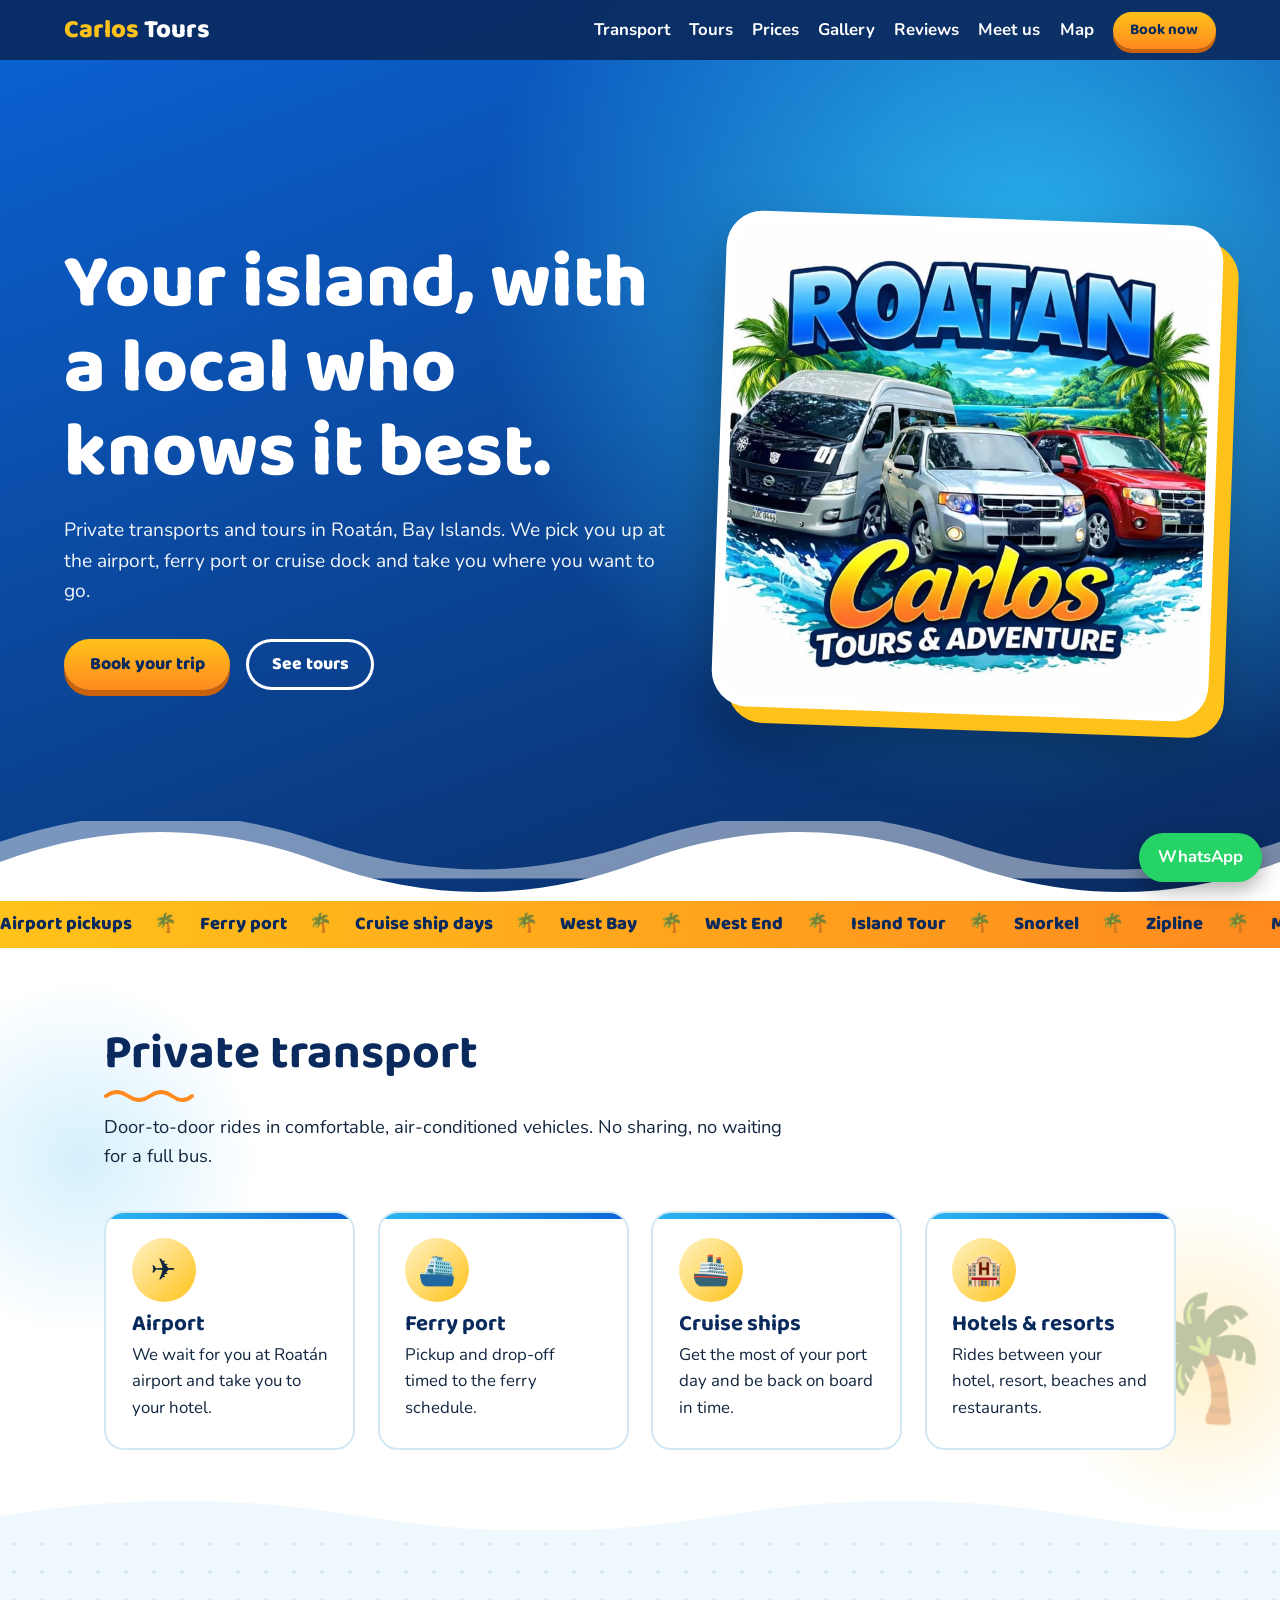
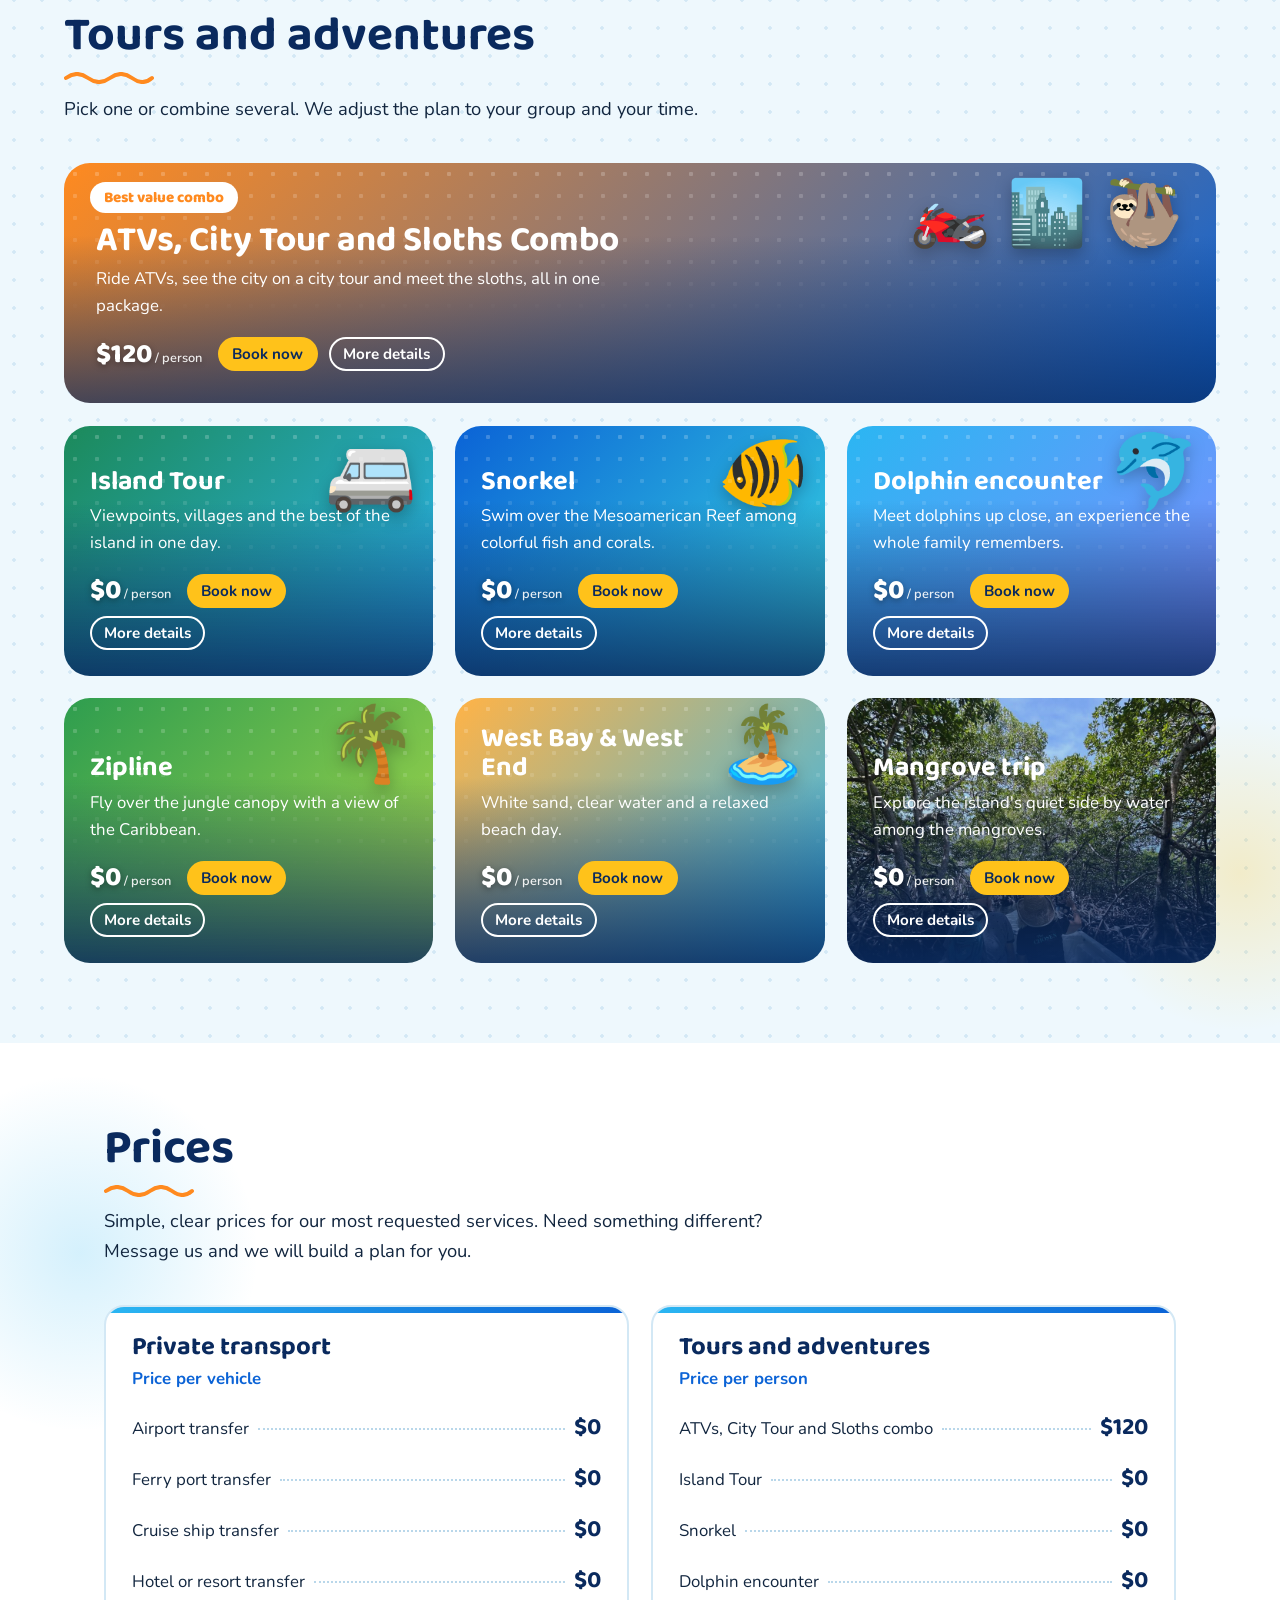
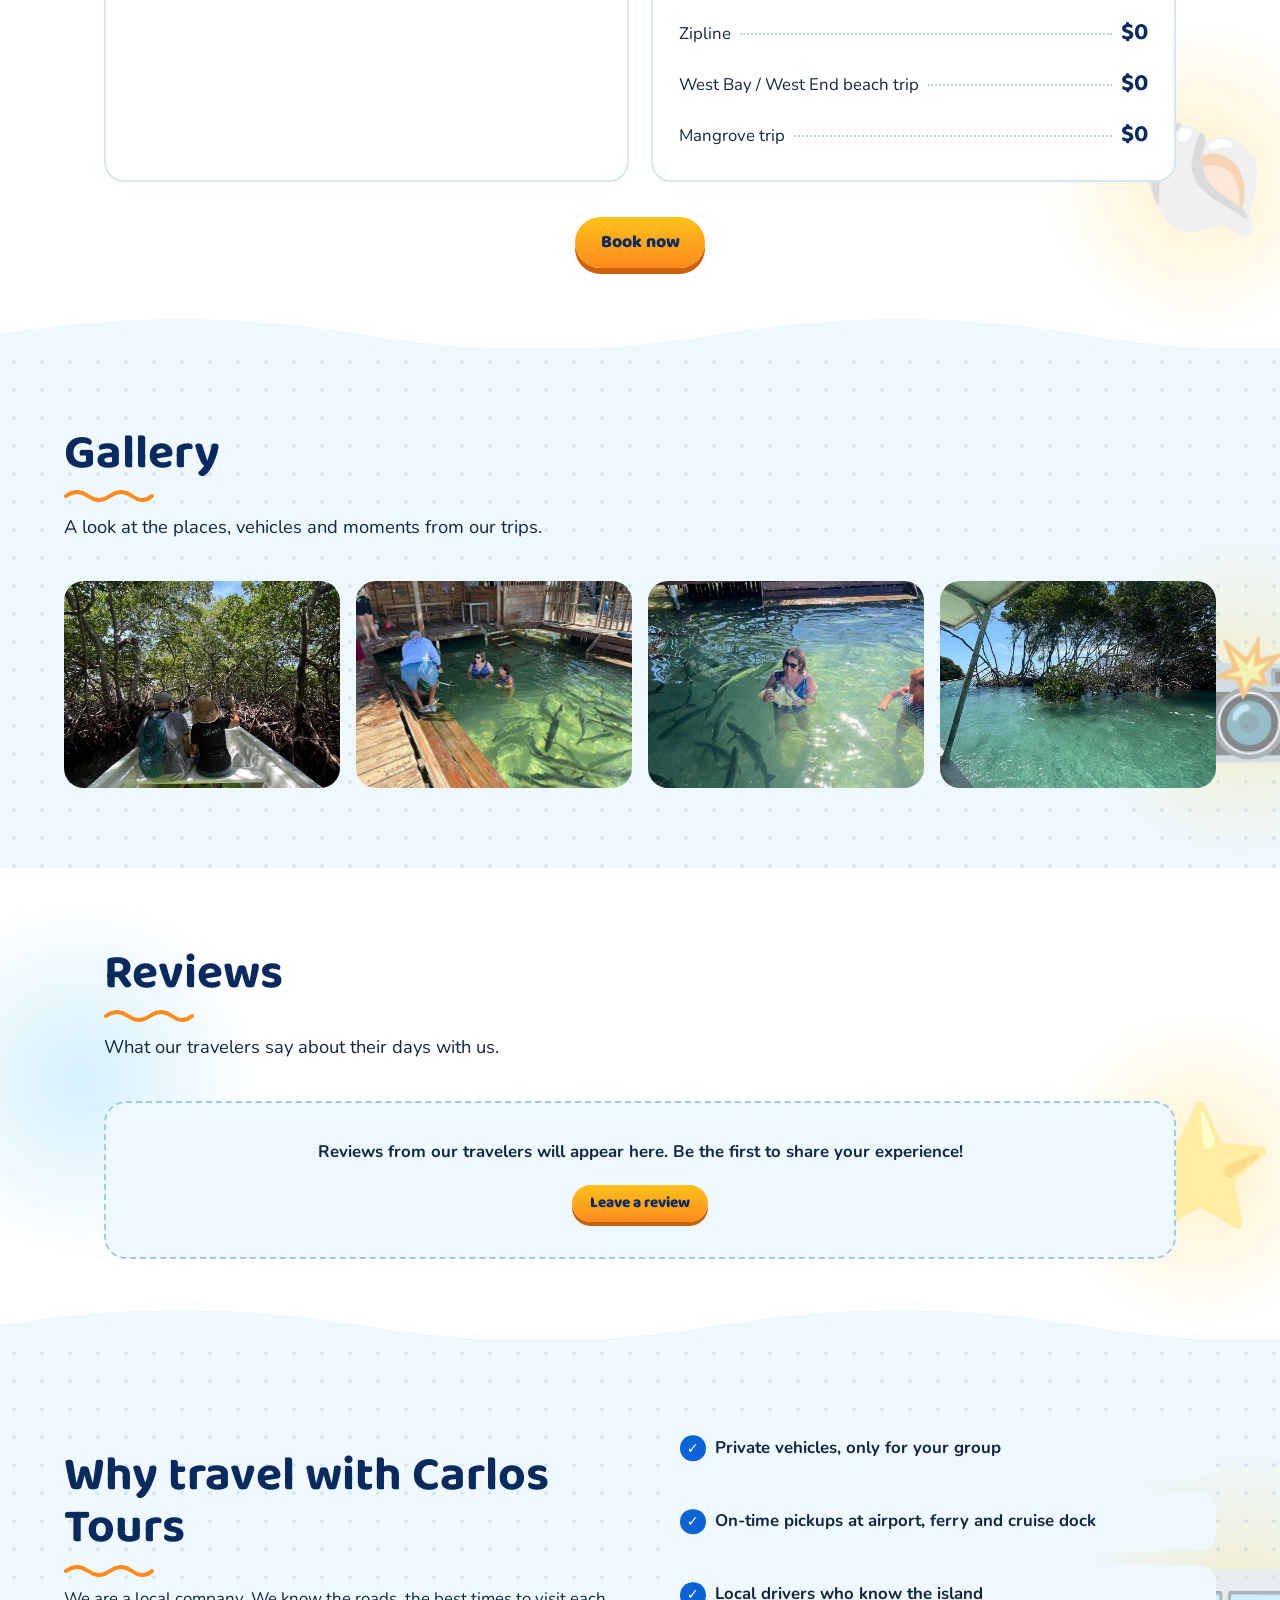
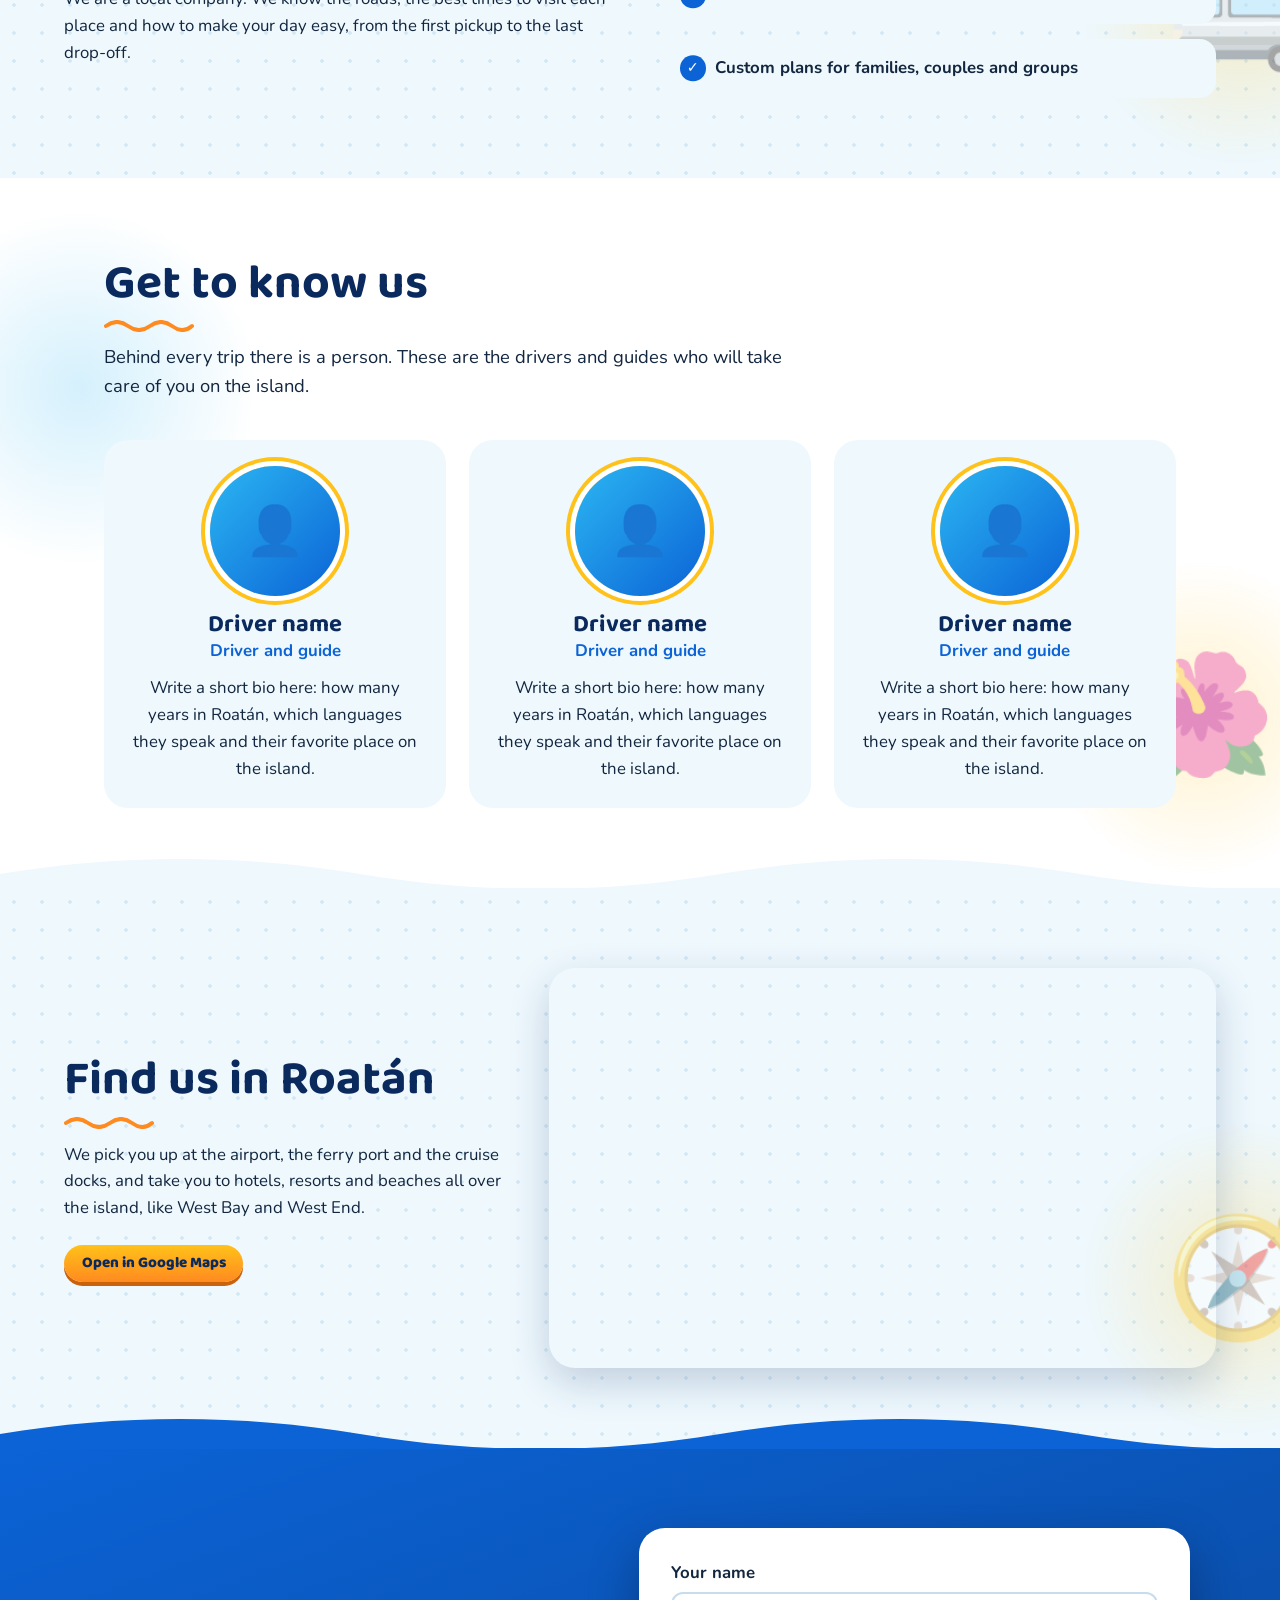
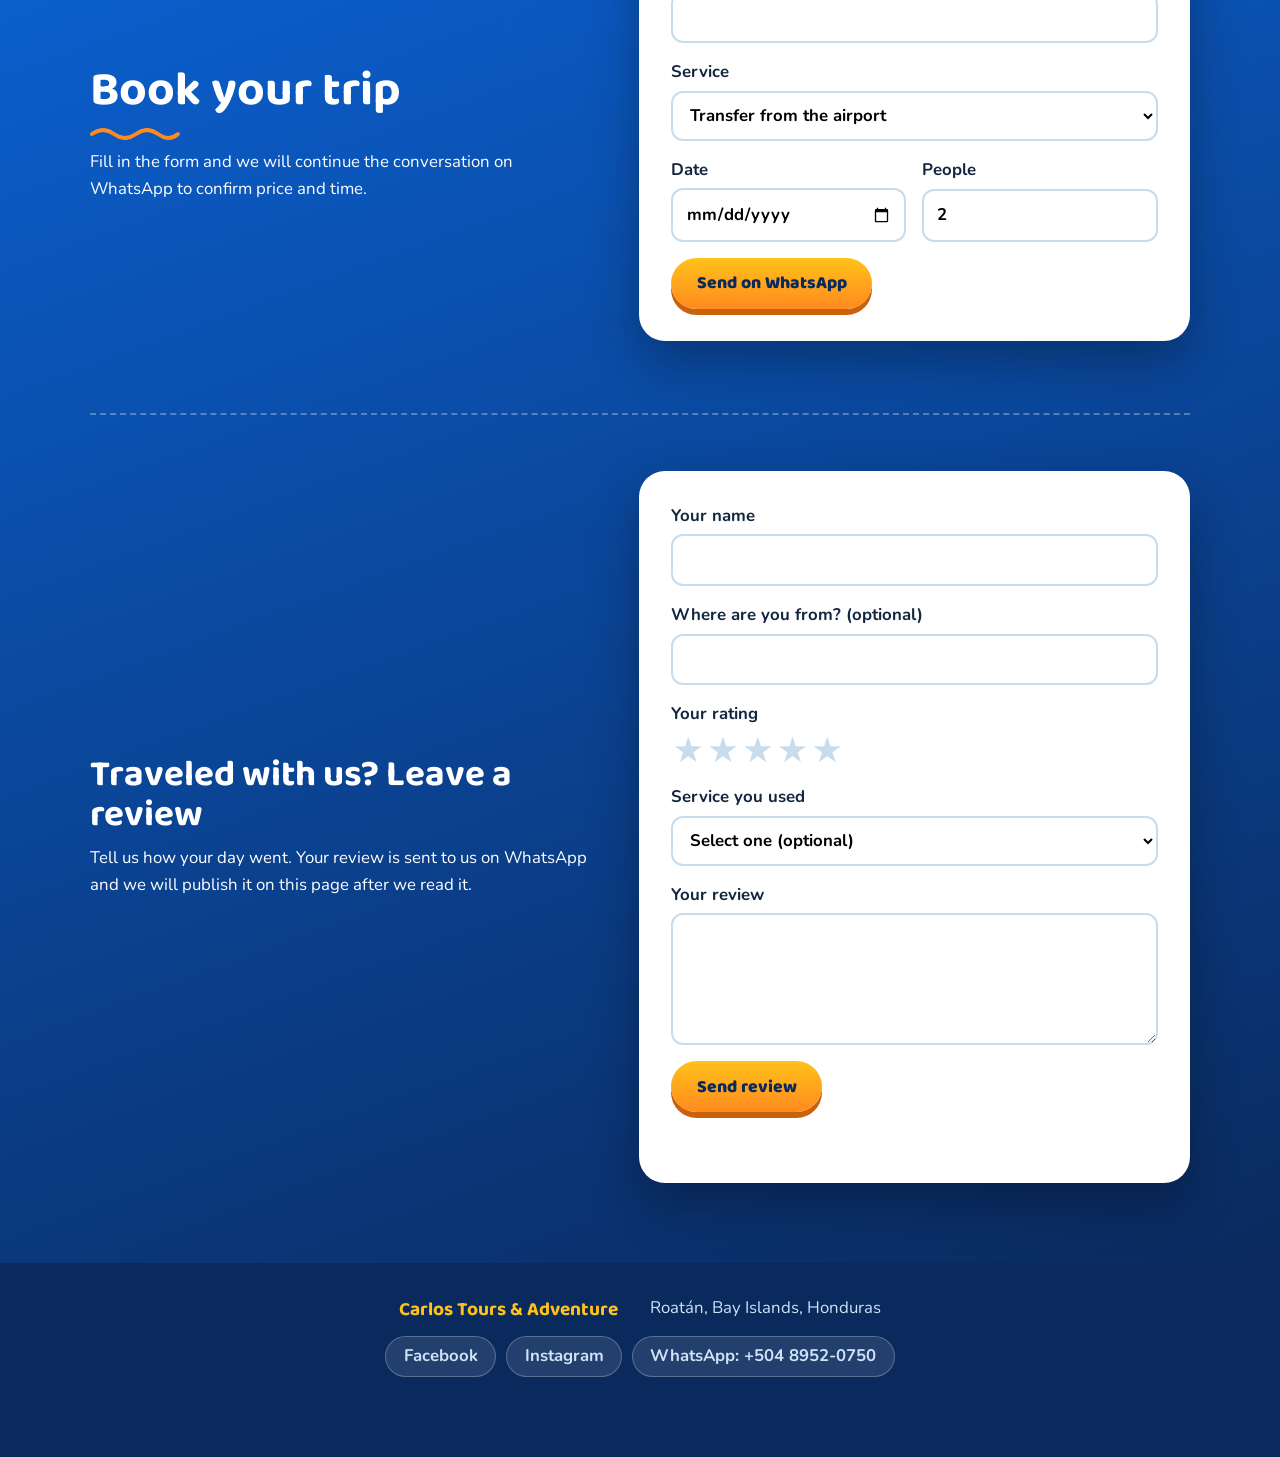
<file: index.html>
<!DOCTYPE html>
<html lang="en">
<head>
<meta charset="UTF-8">
<meta name="viewport" content="width=device-width, initial-scale=1">
<title>Carlos Tours & Adventure | Private transport and tours in Roatán</title>
<meta name="description" content="Private transport from the airport, ferry port and cruise docks, plus tours in Roatán: Island Tour, snorkeling, dolphin encounter, zipline, West Bay, West End and mangroves.">
<link rel="preconnect" href="https://fonts.googleapis.com">
<link rel="preconnect" href="https://fonts.gstatic.com" crossorigin>
<link href="https://fonts.googleapis.com/css2?family=Baloo+2:wght@600;800&family=Nunito:wght@400;600;700&display=swap" rel="stylesheet">
<link rel="stylesheet" href="styles.css">
</head>
<body>

<header class="nav" id="nav">
  <a href="#inicio" class="brand"><span>Carlos</span> Tours</a>
  <nav id="menu">
    <a href="#transporte">Transport</a>
    <a href="#tours">Tours</a>
    <a href="#prices">Prices</a>
    <a href="#galeria">Gallery</a>
    <a href="#reviews">Reviews</a>
    <a href="#conocenos">Meet us</a>
    <a href="#mapa">Map</a>
    <a href="#reservar" class="btn btn-sm">Book now</a>
  </nav>
  <button class="burger" id="burger" aria-label="Open menu" aria-expanded="false"><i></i><i></i><i></i></button>
</header>

<main>
<section class="hero" id="inicio">
  <i class="bubble"></i><i class="bubble"></i><i class="bubble"></i><i class="bubble"></i><i class="bubble"></i><i class="bubble"></i>
  <div class="hero-text">
    <h1>Your island, with a local who knows it best.</h1>
    <p>Private transports and tours in Roatán, Bay Islands. We pick you up at the airport, ferry port or cruise dock and take you where you want to go.</p>
    <div class="hero-cta">
      <a href="#reservar" class="btn">Book your trip</a>
      <a href="#tours" class="btn btn-ghost">See tours</a>
    </div>
  </div>
  <div class="hero-logo"><img src="img/logo.png" alt="Carlos Tours & Adventure logo with vans and SUVs in front of a Roatán beach"></div>
</section>
<div class="waves" aria-hidden="true"><svg class="back" viewBox="0 0 2880 80" preserveAspectRatio="none" aria-hidden="true"><path d="M0 40C120 0 240 0 360 40S600 80 720 40 C840 0 960 0 1080 40 S1320 80 1440 40 C1560 0 1680 0 1800 40 S2040 80 2160 40 C2280 0 2400 0 2520 40 S2760 80 2880 40 L2880 80 L0 80Z"/></svg><svg viewBox="0 0 2880 80" preserveAspectRatio="none" aria-hidden="true"><path d="M0 40C120 0 240 0 360 40S600 80 720 40 C840 0 960 0 1080 40 S1320 80 1440 40 C1560 0 1680 0 1800 40 S2040 80 2160 40 C2280 0 2400 0 2520 40 S2760 80 2880 40 L2880 80 L0 80Z"/></svg></div>
<div class="ribbon" aria-hidden="true"><div class="track"><span>Airport pickups</span><span>Ferry port</span><span>Cruise ship days</span><span>West Bay</span><span>West End</span><span>Island Tour</span><span>Snorkel</span><span>Zipline</span><span>Mangroves</span><span>Airport pickups</span><span>Ferry port</span><span>Cruise ship days</span><span>West Bay</span><span>West End</span><span>Island Tour</span><span>Snorkel</span><span>Zipline</span><span>Mangroves</span></div></div>

<section class="sec" id="transporte">
  <h2>Private transport</h2>
  <p class="lead" >Door-to-door rides in comfortable, air-conditioned vehicles. No sharing, no waiting for a full bus.</p>
  <div class="grid g4">
    <article class="card"><div class="ic">✈️</div><h3>Airport</h3><p >We wait for you at Roatán airport and take you to your hotel.</p></article>
    <article class="card"><div class="ic">⛴️</div><h3>Ferry port</h3><p >Pickup and drop-off timed to the ferry schedule.</p></article>
    <article class="card"><div class="ic">🚢</div><h3>Cruise ships</h3><p >Get the most of your port day and be back on board in time.</p></article>
    <article class="card"><div class="ic">🏨</div><h3>Hotels & resorts</h3><p >Rides between your hotel, resort, beaches and restaurants.</p></article>
  </div>
</section>

<section class="sec alt" id="tours">
  <h2>Tours and adventures</h2>
  <p class="lead" >Pick one or combine several. We adjust the plan to your group and your time.</p>
  <div class="grid g3">
    <article class="tour t7 combo"><span class="badge">Best value combo</span><h3>ATVs, City Tour and Sloths Combo</h3><p>Ride ATVs, see the city on a city tour and meet the sloths, all in one package.</p><div class="tour-foot"><span class="tprice" data-price="atv-city-sloths">$0</span><a class="tbook" href="#reservar" data-tour="ATVs, City Tour and Sloths combo">Book now</a><a class="tmore" href="tour.html?id=atv-city-sloths">More details</a></div></article>
    <article class="tour t1"><h3>Island Tour</h3><p>Viewpoints, villages and the best of the island in one day.</p><div class="tour-foot"><span class="tprice" data-price="island-tour">$0</span><a class="tbook" href="#reservar" data-tour="Island Tour">Book now</a><a class="tmore" href="tour.html?id=island-tour">More details</a></div></article>
    <article class="tour t2"><h3>Snorkel</h3><p>Swim over the Mesoamerican Reef among colorful fish and corals.</p><div class="tour-foot"><span class="tprice" data-price="snorkel">$0</span><a class="tbook" href="#reservar" data-tour="Snorkel">Book now</a><a class="tmore" href="tour.html?id=snorkel">More details</a></div></article>
    <article class="tour t3"><h3>Dolphin encounter</h3><p>Meet dolphins up close, an experience the whole family remembers.</p><div class="tour-foot"><span class="tprice" data-price="dolphin-encounter">$0</span><a class="tbook" href="#reservar" data-tour="Dolphin encounter">Book now</a><a class="tmore" href="tour.html?id=dolphin-encounter">More details</a></div></article>
    <article class="tour t4"><h3>Zipline</h3><p>Fly over the jungle canopy with a view of the Caribbean.</p><div class="tour-foot"><span class="tprice" data-price="zipline">$0</span><a class="tbook" href="#reservar" data-tour="Zipline">Book now</a><a class="tmore" href="tour.html?id=zipline">More details</a></div></article>
    <article class="tour t5"><h3>West Bay &amp; West End</h3><p>White sand, clear water and a relaxed beach day.</p><div class="tour-foot"><span class="tprice" data-price="west-bay-west-end">$0</span><a class="tbook" href="#reservar" data-tour="West Bay / West End">Book now</a><a class="tmore" href="tour.html?id=west-bay-west-end">More details</a></div></article>
    <article class="tour t6"><h3>Mangrove trip</h3><p>Explore the island's quiet side by water among the mangroves.</p><div class="tour-foot"><span class="tprice" data-price="mangrove-trip">$0</span><a class="tbook" href="#reservar" data-tour="Mangrove trip">Book now</a><a class="tmore" href="tour.html?id=mangrove-trip">More details</a></div></article>
  </div>
</section>

<section class="sec" id="prices">
  <h2>Prices</h2>
  <p class="lead">Simple, clear prices for our most requested services. Need something different? Message us and we will build a plan for you.</p>
  <!-- Transporte: edita el $0 de cada línea aquí. Tours: los precios se cambian en data.js. Para cambiar "per vehicle" o "per person", edita el texto de cada tarjeta. -->
  <div class="grid g2">
    <article class="card plist">
      <h3>Private transport</h3>
      <p class="unit">Price per vehicle</p>
      <ul>
        <li><span>Airport transfer</span><em></em><b>$0</b></li>
        <li><span>Ferry port transfer</span><em></em><b>$0</b></li>
        <li><span>Cruise ship transfer</span><em></em><b>$0</b></li>
        <li><span>Hotel or resort transfer</span><em></em><b>$0</b></li>
      </ul>
    </article>
    <article class="card plist">
      <h3>Tours and adventures</h3>
      <p class="unit">Price per person</p>
      <ul>
        <li><span>ATVs, City Tour and Sloths combo</span><em></em><b data-price="atv-city-sloths">$0</b></li>
        <li><span>Island Tour</span><em></em><b data-price="island-tour">$0</b></li>
        <li><span>Snorkel</span><em></em><b data-price="snorkel">$0</b></li>
        <li><span>Dolphin encounter</span><em></em><b data-price="dolphin-encounter">$0</b></li>
        <li><span>Zipline</span><em></em><b data-price="zipline">$0</b></li>
        <li><span>West Bay / West End beach trip</span><em></em><b data-price="west-bay-west-end">$0</b></li>
        <li><span>Mangrove trip</span><em></em><b data-price="mangrove-trip">$0</b></li>
      </ul>
    </article>
  </div>
  <p class="cta-row"><a href="#reservar" class="btn">Book now</a></p>
</section>

<section class="sec alt" id="galeria">
  <h2>Gallery</h2>
  <p class="lead">A look at the places, vehicles and moments from our trips.</p>
  <div class="gal" id="gal"></div>
  <p class="soon" id="soon">Photos of our tours are coming soon.</p>
</section>

<section class="sec" id="reviews">
  <h2>Reviews</h2>
  <p class="lead">What our travelers say about their days with us.</p>
  <div class="rev-grid" id="revs"></div>
</section>

<section class="sec alt" id="nosotros">
  <div class="about">
    <div>
      <h2>Why travel with Carlos Tours</h2>
      <p >We are a local company. We know the roads, the best times to visit each place and how to make your day easy, from the first pickup to the last drop-off.</p>
    </div>
    <ul class="checks">
      <li>Private vehicles, only for your group</li>
      <li>On-time pickups at airport, ferry and cruise dock</li>
      <li>Local drivers who know the island</li>
      <li>Custom plans for families, couples and groups</li>
    </ul>
  </div>
</section>

<section class="sec" id="conocenos">
  <h2>Get to know us</h2>
  <p class="lead">Behind every trip there is a person. These are the drivers and guides who will take care of you on the island.</p>
  <div class="grid g3">
    <article class="person">
      <!-- Para usar una foto: reemplaza el div "avatar" por <img class="avatar" src="img/equipo/conductor1.jpg" alt="Nombre"> -->
      <div class="avatar">👤</div>
      <h3>Driver name</h3>
      <p class="role">Driver and guide</p>
      <p>Write a short bio here: how many years in Roatán, which languages they speak and their favorite place on the island.</p>
    </article>
    <article class="person">
      <!-- Para usar una foto: reemplaza el div "avatar" por <img class="avatar" src="img/equipo/conductor2.jpg" alt="Nombre"> -->
      <div class="avatar">👤</div>
      <h3>Driver name</h3>
      <p class="role">Driver and guide</p>
      <p>Write a short bio here: how many years in Roatán, which languages they speak and their favorite place on the island.</p>
    </article>
    <article class="person">
      <!-- Para usar una foto: reemplaza el div "avatar" por <img class="avatar" src="img/equipo/conductor3.jpg" alt="Nombre"> -->
      <div class="avatar">👤</div>
      <h3>Driver name</h3>
      <p class="role">Driver and guide</p>
      <p>Write a short bio here: how many years in Roatán, which languages they speak and their favorite place on the island.</p>
    </article>
  </div>
</section>

<section class="sec alt" id="mapa">
  <div class="map-box">
    <div>
      <h2>Find us in Roatán</h2>
      <p>We pick you up at the airport, the ferry port and the cruise docks, and take you to hotels, resorts and beaches all over the island, like West Bay and West End.</p>
      <a class="btn btn-sm" href="https://www.google.com/maps/search/?api=1&query=Roatan+Honduras" target="_blank" rel="noopener">Open in Google Maps</a>
    </div>
    <iframe src="https://www.google.com/maps?q=Roatan,+Honduras&z=10&output=embed" title="Map of Roatán" loading="lazy" referrerpolicy="no-referrer-when-downgrade" allowfullscreen></iframe>
  </div>
</section>

<section class="sec book" id="reservar">
  <div class="book-box">
    <div>
      <h2>Book your trip</h2>
      <p >Fill in the form and we will continue the conversation on WhatsApp to confirm price and time.</p>
    </div>
    <form id="form">
      <label><span>Your name</span><input name="nombre" required autocomplete="name"></label>
      <label><span>Service</span>
        <select name="servicio" id="servicio">
          <option value="Transfer from the airport">Transfer from the airport</option>
          <option value="Transfer from the ferry port">Transfer from the ferry port</option>
          <option value="Transfer from the cruise ship">Transfer from the cruise ship</option>
          <option value="Transfer to hotel or resort">Transfer to hotel or resort</option>
          <option value="ATVs, City Tour and Sloths combo">ATVs, City Tour and Sloths combo</option>
          <option value="Island Tour">Island Tour</option>
          <option value="Snorkel">Snorkel</option>
          <option value="Dolphin encounter">Dolphin encounter</option>
          <option value="Zipline">Zipline</option>
          <option value="West Bay / West End">West Bay / West End</option>
          <option value="Mangrove trip">Mangrove trip</option>
        </select></label>
      <div class="row">
        <label><span>Date</span><input type="date" name="fecha" required></label>
        <label><span>People</span><input type="number" name="personas" min="1" max="30" value="2" required></label>
      </div>
      <button class="btn" type="submit">Send on WhatsApp</button>
    </form>
  </div>
  <div class="book-box rev-form" id="review">
    <div>
      <h3>Traveled with us? Leave a review</h3>
      <p>Tell us how your day went. Your review is sent to us on WhatsApp and we will publish it on this page after we read it.</p>
    </div>
    <form id="reviewForm">
      <label><span>Your name</span><input name="nombre" required autocomplete="name"></label>
      <label><span>Where are you from? (optional)</span><input name="lugar" maxlength="80"></label>
      <div class="rate"><span>Your rating</span>
        <div class="stars">
          <input type="radio" name="rating" id="s5" value="5" required><label for="s5" title="5 stars">★</label>
          <input type="radio" name="rating" id="s4" value="4"><label for="s4" title="4 stars">★</label>
          <input type="radio" name="rating" id="s3" value="3"><label for="s3" title="3 stars">★</label>
          <input type="radio" name="rating" id="s2" value="2"><label for="s2" title="2 stars">★</label>
          <input type="radio" name="rating" id="s1" value="1"><label for="s1" title="1 star">★</label>
        </div>
      </div>
      <label><span>Service you used</span><select name="servicio" id="reviewService"></select></label>
      <label><span>Your review</span><textarea name="texto" rows="4" required maxlength="1000"></textarea></label>
      <button class="btn" type="submit">Send review</button>
      <p class="form-msg" id="reviewMsg" role="status"></p>
    </form>
  </div>
</section>
</main>

<footer>
  <strong>Carlos Tours & Adventure</strong>
  <span>Roatán, Bay Islands, Honduras</span>
  <div class="social">
    <a href="https://www.facebook.com/carlostours1/" data-social="facebook" target="_blank" rel="noopener">Facebook</a>
    <a href="https://www.instagram.com/carlostours_/" data-social="instagram" target="_blank" rel="noopener">Instagram</a>
    <a href="https://wa.me/50489520750" id="wa" target="_blank" rel="noopener">WhatsApp: +504 8952-0750</a>
  </div>
</footer>
<a class="fab" id="fab" href="https://wa.me/50489520750" aria-label="WhatsApp">WhatsApp</a>

<dialog id="lightbox"><button aria-label="Close">✕</button><img alt=""></dialog>

<script src="data.js"></script>
<script src="script.js"></script>
</body>
</html>
</file>
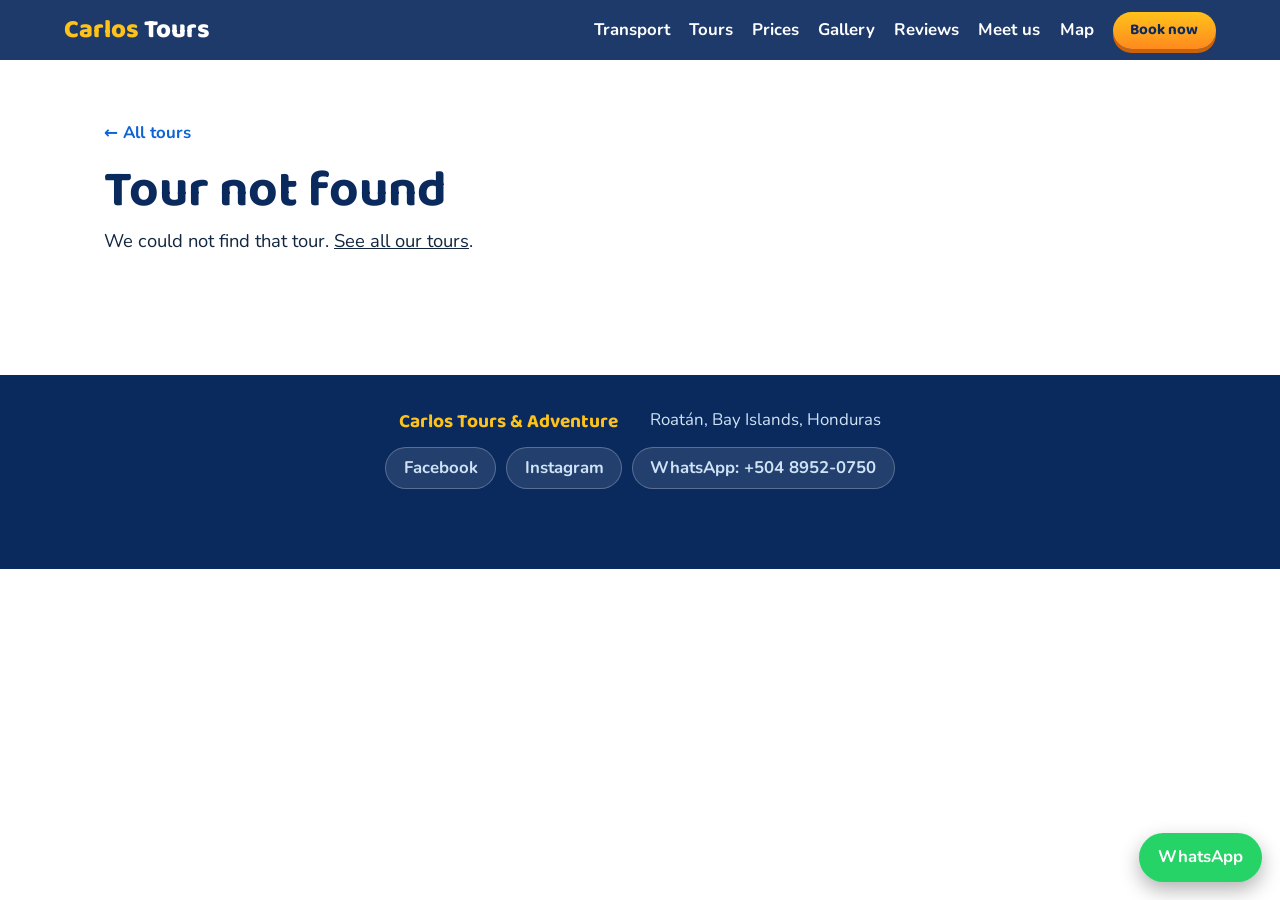
<file: tour.html>
<!DOCTYPE html>
<html lang="en">
<head>
<meta charset="UTF-8">
<meta name="viewport" content="width=device-width, initial-scale=1">
<title>Tour | Carlos Tours & Adventure</title>
<link rel="preconnect" href="https://fonts.googleapis.com">
<link rel="preconnect" href="https://fonts.gstatic.com" crossorigin>
<link href="https://fonts.googleapis.com/css2?family=Baloo+2:wght@600;800&family=Nunito:wght@400;600;700&display=swap" rel="stylesheet">
<link rel="stylesheet" href="styles.css">
</head>
<body>

<header class="nav" id="nav">
  <a href="index.html#inicio" class="brand"><span>Carlos</span> Tours</a>
  <nav id="menu">
    <a href="index.html#transporte">Transport</a>
    <a href="index.html#tours">Tours</a>
    <a href="index.html#prices">Prices</a>
    <a href="index.html#galeria">Gallery</a>
    <a href="index.html#reviews">Reviews</a>
    <a href="index.html#conocenos">Meet us</a>
    <a href="index.html#mapa">Map</a>
    <a href="index.html#reservar" class="btn btn-sm">Book now</a>
  </nav>
  <button class="burger" id="burger" aria-label="Open menu" aria-expanded="false"><i></i><i></i><i></i></button>
</header>

<main>
<section class="sec tp" id="tpMain">
  <a class="back" href="index.html#tours">← All tours</a>
  <h1 id="tTitle">Loading…</h1>
  <p class="lead" id="tShort"></p>
  <div class="tp-grid">
    <div id="tMedia"></div>
    <aside class="panel">
      <div class="total"><small>Tour total</small><strong id="tTotal">$0</strong><small>Estimated price</small></div>
      <form id="tForm">
        <label><span>Date</span><input type="date" id="tDate" required></label>
        <div id="counts"></div>
        <button class="btn" type="submit">Book now</button>
      </form>
      <p class="note">100% private: only your group, no sharing.</p>
    </aside>
  </div>
  <div class="infos" id="infos"></div>
  <h2 class="more-h">More tours</h2>
  <div class="more" id="more"></div>
</section>
</main>

<footer>
  <strong>Carlos Tours & Adventure</strong>
  <span>Roatán, Bay Islands, Honduras</span>
  <div class="social">
    <a href="https://www.facebook.com/carlostours1/" data-social="facebook" target="_blank" rel="noopener">Facebook</a>
    <a href="https://www.instagram.com/carlostours_/" data-social="instagram" target="_blank" rel="noopener">Instagram</a>
    <a href="https://wa.me/50489520750" id="wa" target="_blank" rel="noopener">WhatsApp: +504 8952-0750</a>
  </div>
</footer>
<a class="fab" id="fab" href="https://wa.me/50489520750" aria-label="WhatsApp">WhatsApp</a>

<script src="data.js"></script>
<script src="tour.js"></script>
</body>
</html>
</file>
<file: styles.css>
:root{
  --navy:#0a2a5e; --blue:#0b63d6; --sky:#2bb6f2; --sun:#ffc21a; --orange:#ff8a1f; --foam:#eef8fd; --white:#fff; --ink:#12263f;
  --head:'Baloo 2',system-ui,sans-serif; --body:'Nunito',system-ui,sans-serif;
}
*{box-sizing:border-box;margin:0;padding:0}
html{scroll-behavior:smooth;scroll-padding-top:70px}
body{font-family:var(--body);color:var(--ink);background:var(--white);line-height:1.6;font-size:1.05rem}
img{max-width:100%;display:block}
a{color:inherit}
:focus-visible{outline:3px solid var(--orange);outline-offset:3px}
h1,h2,h3{font-family:var(--head);line-height:1.1;color:var(--navy)}

/* Botones */
.btn{display:inline-block;background:linear-gradient(180deg,var(--sun),var(--orange));color:var(--navy);font-family:var(--head);font-weight:800;font-size:1.1rem;padding:.7rem 1.6rem;border:0;border-radius:999px;text-decoration:none;cursor:pointer;box-shadow:0 6px 0 #c9620a;transition:transform .15s,box-shadow .15s}
.btn:hover{transform:translateY(2px);box-shadow:0 4px 0 #c9620a}
.btn:active{transform:translateY(6px);box-shadow:0 0 0 #c9620a}
.btn-sm{font-size:.95rem;padding:.4rem 1.1rem;box-shadow:0 4px 0 #c9620a}
.btn-ghost{background:transparent;color:var(--white);box-shadow:inset 0 0 0 3px var(--white)}
.btn-ghost:hover{background:var(--white);color:var(--blue);box-shadow:inset 0 0 0 3px var(--white)}

/* Navegación */
.nav{position:fixed;inset:0 0 auto 0;z-index:50;display:flex;align-items:center;gap:1rem;padding:.6rem 5vw;background:rgba(10,42,94,.92);backdrop-filter:blur(8px);transition:box-shadow .2s}
.nav.scrolled{box-shadow:0 4px 20px rgba(0,0,0,.25)}
.brand{font-family:var(--head);font-weight:800;font-size:1.6rem;color:var(--white);text-decoration:none;margin-right:auto}
.brand span{color:var(--sun)}
#menu{display:flex;align-items:center;gap:1.2rem}
#menu a{color:var(--white);text-decoration:none;font-weight:700}
#menu a:not(.btn):hover{color:var(--sun)}
#menu .btn{color:var(--navy)}
.burger{display:none;background:none;border:0;cursor:pointer;padding:.4rem}
.burger i{display:block;width:26px;height:3px;margin:5px 0;background:var(--white);border-radius:2px}

/* Hero */
.hero{min-height:100svh;display:grid;grid-template-columns:1.1fr .9fr;align-items:center;gap:3rem;padding:7rem 5vw 5rem;color:var(--white);background:radial-gradient(circle at 80% 30%,var(--sky) 0,transparent 45%),linear-gradient(160deg,var(--blue),var(--navy))}
.hero h1{color:var(--white);font-size:clamp(2.6rem,6vw,4.8rem);font-weight:800;margin-bottom:1.2rem}
.hero p{max-width:34em;font-size:1.2rem;margin-bottom:2rem;opacity:.95}
.hero-cta{display:flex;flex-wrap:wrap;gap:1rem}
.hero-logo{background:var(--white);border-radius:36px;padding:.6rem;transform:rotate(2deg);box-shadow:0 24px 60px rgba(0,0,0,.35);animation:float 6s ease-in-out infinite}
.hero-logo img{border-radius:28px}
@keyframes float{50%{transform:rotate(2deg) translateY(-12px)}}

/* Secciones */
.sec{padding:5rem 5vw;max-width:1200px;margin:0 auto}
.sec.alt{max-width:none;background:var(--foam)}
.sec.alt>*{max-width:1200px;margin-left:auto;margin-right:auto}
.sec h2{font-size:clamp(2rem,4vw,3rem);margin-bottom:.6rem}
.lead{max-width:38em;margin-bottom:2.5rem;font-size:1.15rem}
.grid{display:grid;gap:1.4rem}
.g4{grid-template-columns:repeat(auto-fit,minmax(220px,1fr))}
.g3{grid-template-columns:repeat(auto-fit,minmax(290px,1fr))}

/* Transporte */
.card{background:var(--white);border:2px solid #d3e8f5;border-radius:20px;padding:1.6rem}
.card .ic{font-size:2.2rem;margin-bottom:.6rem}
.card h3{font-size:1.4rem;margin-bottom:.3rem}

/* Tours */
.tour{position:relative;min-height:250px;display:flex;flex-direction:column;justify-content:flex-end;gap:.4rem;padding:1.6rem;border-radius:26px;color:var(--white);overflow:hidden;transition:transform .2s}
.tour:hover{transform:translateY(-6px)}
.tour h3{color:var(--white);font-size:1.7rem}
.tour a{align-self:flex-start;margin-top:.5rem;font-weight:700;color:var(--navy);background:var(--sun);padding:.3rem .9rem;border-radius:999px;text-decoration:none}
.tour a:hover{background:var(--white)}
.t1{background:linear-gradient(to top,rgba(10,42,94,.85),transparent 70%),linear-gradient(135deg,#1c8a5a,#2bb6f2)}
.t2{background:linear-gradient(to top,rgba(10,42,94,.85),transparent 70%),linear-gradient(135deg,#0b63d6,#38d6e0)}
.t3{background:linear-gradient(to top,rgba(10,42,94,.85),transparent 70%),linear-gradient(135deg,#2bb6f2,#7f8cff)}
.t4{background:linear-gradient(to top,rgba(10,42,94,.85),transparent 70%),linear-gradient(135deg,#2e9d4f,#a8d94a)}
.t5{background:linear-gradient(to top,rgba(10,42,94,.85),transparent 70%),linear-gradient(135deg,#ffb347,#2bb6f2)}
.t6{background:linear-gradient(to top,rgba(10,42,94,.85),transparent 70%),linear-gradient(135deg,#1c6e55,#4fb89a)}

/* Nosotros */
.about{display:grid;grid-template-columns:1fr 1fr;gap:3rem;align-items:center}
.checks{list-style:none;display:grid;gap:.9rem}
.checks li{padding:1rem 1.2rem 1rem 3.2rem;position:relative;background:var(--foam);border-radius:16px;font-weight:700}
.checks li::before{content:"✓";position:absolute;left:1rem;top:50%;transform:translateY(-50%);width:1.6rem;height:1.6rem;display:grid;place-items:center;border-radius:50%;background:var(--blue);color:var(--white);font-size:.9rem}

/* Reservar */
.book{max-width:none;background:linear-gradient(160deg,var(--blue),var(--navy));padding:5rem 5vw}
.book-box{max-width:1100px;margin:0 auto;display:grid;grid-template-columns:1fr 1.1fr;gap:3rem;align-items:center;color:var(--white)}
.book h2{color:var(--white)}
form{background:var(--white);color:var(--ink);padding:2rem;border-radius:26px;display:grid;gap:1rem;box-shadow:0 20px 50px rgba(0,0,0,.3)}
label{display:grid;gap:.3rem;font-weight:700}
input,select{font:inherit;padding:.65rem .8rem;border:2px solid #c7dcec;border-radius:12px;background:var(--white)}
input:focus,select:focus{border-color:var(--blue);outline:none}
.row{display:grid;grid-template-columns:1fr 1fr;gap:1rem}
form .btn{justify-self:start}

/* Footer */
footer{display:flex;flex-wrap:wrap;gap:.6rem 2rem;justify-content:center;padding:2rem 5vw 5rem;background:var(--navy);color:#cfe3f5;text-align:center}
footer strong{color:var(--sun);font-family:var(--head);font-size:1.2rem}
footer a{text-decoration:none}
footer a:hover{color:var(--sun)}
.fab{position:fixed;right:18px;bottom:18px;z-index:60;background:#25d366;color:#fff;font-weight:700;text-decoration:none;padding:.7rem 1.2rem;border-radius:999px;box-shadow:0 8px 20px rgba(0,0,0,.3)}
.fab:hover{background:#1ebe5a}

/* Móvil */
@media (max-width:1100px){
  .burger{display:block}
  #menu{position:absolute;top:100%;left:0;right:0;flex-direction:column;align-items:flex-start;gap:1rem;padding:1.2rem 5vw 1.6rem;background:var(--navy);display:none}
  #menu.open{display:flex}
  .hero,.about,.book-box{grid-template-columns:1fr}
  .hero{padding-top:6.5rem;gap:2rem}
  .hero-logo{max-width:420px;margin:0 auto}
}
@media (max-width:480px){.row{grid-template-columns:1fr}}
@media (prefers-reduced-motion:reduce){*{animation:none!important;transition:none!important;scroll-behavior:auto!important}}

/* Galería */
.gal{display:grid;grid-template-columns:repeat(auto-fill,minmax(240px,1fr));gap:1rem}
.gal figure,.gal .ph{aspect-ratio:4/3;border-radius:20px;overflow:hidden;margin:0}
.gal img{width:100%;height:100%;object-fit:cover;cursor:zoom-in;transition:transform .3s}
.gal img:hover{transform:scale(1.05)}
.ph{display:grid;place-items:center;font-size:2.4rem;background:linear-gradient(135deg,var(--foam),#cfe9f7);border:2px dashed #9ccbe6}
.soon{margin-top:1.2rem;text-align:center;font-weight:700;color:var(--blue)}
dialog{border:0;background:none;max-width:92vw;max-height:92vh;margin:auto;overflow:visible}
dialog::backdrop{background:rgba(5,20,45,.85)}
dialog img{max-width:92vw;max-height:85vh;border-radius:16px}
dialog button{position:absolute;top:-14px;right:-14px;width:40px;height:40px;border:0;border-radius:50%;background:var(--sun);color:var(--navy);font-size:1.1rem;cursor:pointer}

/* Conócenos */
.person{text-align:center;padding:1.6rem;background:var(--foam);border-radius:24px}
.avatar{width:130px;height:130px;margin:0 auto 1rem;border-radius:50%;display:grid;place-items:center;font-size:3rem;background:linear-gradient(135deg,var(--sky),var(--blue));object-fit:cover}
.person h3{font-size:1.5rem}
.role{color:var(--blue);font-weight:700;margin-bottom:.6rem}

/* Mapa */
.map-box{display:grid;grid-template-columns:1fr 1.5fr;gap:2.5rem;align-items:center}
.map-box p{margin:.8rem 0 1.4rem}
.map-box iframe{width:100%;height:400px;border:0;border-radius:26px;box-shadow:0 14px 40px rgba(10,42,94,.2)}
@media (max-width:980px){.map-box{grid-template-columns:1fr}}

/* ===== Detalles extra ===== */
body{overflow-x:hidden}
.hero{position:relative;overflow:hidden}
.hero-text,.hero-logo{position:relative;z-index:1}
.hero-logo{box-shadow:16px 16px 0 var(--sun),0 30px 60px rgba(0,0,0,.35)}
.bubble{position:absolute;bottom:-60px;border-radius:50%;border:2px solid rgba(255,255,255,.45);background:rgba(255,255,255,.1);animation:rise 14s linear infinite}
.bubble:nth-child(1){left:6%;width:18px;height:18px;animation-duration:12s}
.bubble:nth-child(2){left:22%;width:34px;height:34px;animation-duration:17s;animation-delay:-5s}
.bubble:nth-child(3){left:46%;width:14px;height:14px;animation-duration:11s;animation-delay:-8s}
.bubble:nth-child(4){left:63%;width:26px;height:26px;animation-duration:15s;animation-delay:-2s}
.bubble:nth-child(5){left:80%;width:40px;height:40px;animation-duration:19s;animation-delay:-10s}
.bubble:nth-child(6){left:92%;width:16px;height:16px;animation-duration:13s;animation-delay:-6s}
@keyframes rise{to{transform:translateY(-110vh) translateX(30px)}}

/* Olas */
.waves{position:relative;height:80px;margin-top:-79px;overflow:hidden;pointer-events:none}
.waves svg{position:absolute;left:0;bottom:-1px;width:200%;height:100%;fill:#fff;animation:drift 16s linear infinite}
.waves .back{opacity:.45;height:92%;bottom:6px;animation-duration:24s;animation-direction:reverse}
@keyframes drift{to{transform:translateX(-50%)}}

/* Cinta */
.ribbon{overflow:hidden;background:linear-gradient(90deg,var(--sun),var(--orange));color:var(--navy);font-family:var(--head);font-weight:800;font-size:1.15rem;padding:.55rem 0}
.track{display:flex;width:max-content;animation:slide 40s linear infinite}
.track span{white-space:nowrap}
.track span::after{content:"🌴";margin:0 1.4rem}
@keyframes slide{to{transform:translateX(-50%)}}

/* Títulos con ondita */
.sec h2::after{content:"";display:block;width:90px;height:12px;margin-top:.6rem;background:url("data:image/svg+xml,%3Csvg xmlns='http://www.w3.org/2000/svg' viewBox='0 0 90 12'%3E%3Cpath d='M2 6q11-8 22 0t22 0 22 0 20 0' fill='none' stroke='%23ff8a1f' stroke-width='4' stroke-linecap='round'/%3E%3C/svg%3E") no-repeat}

/* Secciones con borde ondulado y textura suave */
.sec.alt,.sec.book{position:relative}
.sec.alt{background:radial-gradient(circle,#d3e8f5 1.5px,transparent 2px) 0 0/28px 28px,var(--foam)}
.sec.alt::before,.sec.book::before{content:"";position:absolute;left:0;right:0;top:-29px;height:30px;pointer-events:none;background-repeat:repeat-x;background-size:720px 30px;background-position:0 100%}
.sec.alt::before{background-image:url("data:image/svg+xml,%3Csvg xmlns='http://www.w3.org/2000/svg' viewBox='0 0 720 30' preserveAspectRatio='none'%3E%3Cpath d='M0 30V15C120-5 240-5 360 15S600 35 720 15V30Z' fill='%23eef8fd'/%3E%3C/svg%3E")}
.sec.book::before{background-image:url("data:image/svg+xml,%3Csvg xmlns='http://www.w3.org/2000/svg' viewBox='0 0 720 30' preserveAspectRatio='none'%3E%3Cpath d='M0 30V15C120-5 240-5 360 15S600 35 720 15V30Z' fill='%230b63d6'/%3E%3C/svg%3E")}

/* Transporte */
.card{position:relative;overflow:hidden;transition:transform .2s,box-shadow .2s,border-color .2s}
.card::before{content:"";position:absolute;left:0;right:0;top:0;height:6px;background:linear-gradient(90deg,var(--sky),var(--blue))}
.card:hover{transform:translateY(-6px);border-color:var(--sky);box-shadow:0 16px 32px rgba(11,99,214,.16)}
.card .ic{width:64px;height:64px;display:grid;place-items:center;border-radius:50%;font-size:1.9rem;background:linear-gradient(135deg,#fff3c4,var(--sun))}

/* Tours */
.tour>*{position:relative;z-index:1}
.tour::before{position:absolute;top:.7rem;right:1rem;font-size:4.6rem;line-height:1;filter:drop-shadow(0 6px 8px rgba(0,0,0,.25))}
.tour::after{content:"";position:absolute;inset:0;background:radial-gradient(circle,rgba(255,255,255,.22) 2px,transparent 2.5px) 0 0/22px 22px;-webkit-mask-image:linear-gradient(to bottom,#000,transparent 65%);mask-image:linear-gradient(to bottom,#000,transparent 65%);pointer-events:none}
.tour:hover{box-shadow:0 18px 36px rgba(10,42,94,.3)}
.t1::before{content:"🚐"}.t2::before{content:"🐠"}.t3::before{content:"🐬"}.t4::before{content:"🌴"}.t5::before{content:"🏝️"}.t6::before{content:"🌿"}

/* Equipo y checks */
.avatar{box-shadow:0 0 0 5px var(--white),0 0 0 9px var(--sun)}
.person{transition:transform .2s}
.person:hover{transform:translateY(-6px)}

/* Aparición suave al hacer scroll */
.js .reveal{opacity:0;transform:translateY(22px);transition:opacity .6s ease,transform .6s ease}
.js .reveal.in{opacity:1;transform:none}

/* ===== Precios, reseñas y redes ===== */
.g2{grid-template-columns:repeat(auto-fit,minmax(300px,1fr))}
.plist h3{font-size:1.6rem}
.unit{color:var(--blue);font-weight:700;margin-bottom:1rem}
.plist ul{list-style:none;display:grid;gap:.8rem}
.plist li{display:flex;align-items:baseline;gap:.6rem}
.plist em{flex:1;border-bottom:2px dotted #b9d7ea;transform:translateY(-4px)}
.plist b{font-family:var(--head);font-size:1.5rem;color:var(--navy)}
.cta-row{text-align:center;margin-top:2.2rem}

.rev-grid{display:grid;grid-template-columns:repeat(auto-fit,minmax(280px,1fr));gap:1.4rem}
.rev{background:var(--white);border:2px solid #d3e8f5;border-radius:22px;padding:1.5rem;position:relative}
.rev::before{content:"“";position:absolute;top:.2rem;right:1.2rem;font:800 4.5rem/1 var(--head);color:var(--sun);opacity:.7}
.rev .st{color:var(--orange);font-size:1.3rem;letter-spacing:2px}
.rev p{margin:.6rem 0 1rem}
.rev strong{color:var(--navy)}
.rev small{display:block;color:#5a728c}
.rev-empty{grid-column:1/-1;text-align:center;padding:2.2rem 1.5rem;border:2px dashed #9ccbe6;border-radius:22px;background:var(--foam)}
.rev-empty p{margin-bottom:1.2rem;font-weight:700}

.book-box.rev-form{margin-top:4.5rem;padding-top:3.5rem;border-top:2px dashed rgba(255,255,255,.3)}
.book-box.rev-form h3{color:var(--white);font-size:clamp(1.7rem,3vw,2.3rem);margin-bottom:.6rem}
textarea{font:inherit;padding:.65rem .8rem;border:2px solid #c7dcec;border-radius:12px;resize:vertical}
textarea:focus{border-color:var(--blue);outline:none}
.rate{display:grid;gap:.3rem;font-weight:700}
.stars{display:flex;flex-direction:row-reverse;justify-content:flex-end;position:relative}
.stars input{position:absolute;opacity:0;width:1px;height:1px}
.stars label{display:block;font-size:2.2rem;line-height:1;color:#c7dcec;cursor:pointer;padding:0 .1rem;transition:transform .15s}
.stars input:checked~label,.stars label:hover,.stars label:hover~label{color:var(--sun)}
.stars label:hover{transform:scale(1.15)}
.stars input:focus-visible+label{outline:3px solid var(--orange);border-radius:6px}

.social{display:flex;flex-wrap:wrap;gap:.6rem;justify-content:center;width:100%}
.social a{padding:.4rem 1.1rem;border-radius:999px;background:rgba(255,255,255,.1);border:1px solid rgba(255,255,255,.25);font-weight:700}
.social a:hover{background:var(--sun);color:var(--navy);border-color:var(--sun)}

/* Formularios: anti-spam y mensajes */
.form-msg{font-weight:700;min-height:1.4em}
.form-msg.ok{color:#14803c}
.form-msg.err{color:#b3261e}

/* ===== Tarjetas con precio y "More details" ===== */
.tour-foot{display:flex;flex-wrap:wrap;align-items:center;gap:.5rem .7rem;margin-top:.7rem}
.tour .tour-foot a{margin:0;align-self:auto;font-size:.95rem}
.tprice{font-family:var(--head);font-weight:800;font-size:1.7rem;line-height:1;margin-right:.3rem;text-shadow:0 2px 6px rgba(0,0,0,.35)}
.tprice::after{content:" / person";font-family:var(--body);font-size:.8rem;font-weight:600;opacity:.9}
.tour .tmore{background:transparent;color:var(--white);box-shadow:inset 0 0 0 2px var(--white)}
.tour .tmore:hover{background:var(--white);color:var(--navy)}
.tour.combo{grid-column:1/-1;min-height:240px;padding:2rem}
.tour.combo h3{font-size:2.2rem}
.tour.combo p{max-width:30em}
.tour.combo::before{font-size:4rem;right:2rem;top:1.2rem}
.tour .badge{position:absolute;top:1.2rem;left:1.6rem;background:var(--white);color:var(--orange);font-family:var(--head);font-weight:800;padding:.2rem .9rem;border-radius:999px;font-size:.95rem}
.t7{background:linear-gradient(to top,rgba(10,42,94,.7),transparent 70%),linear-gradient(135deg,#ff8a1f,#0b63d6)}
.t7::before{content:"🏍️ 🏙️ 🦥"}
@media (max-width:600px){.tour.combo::before{font-size:2.4rem;right:1rem}}

/* ===== Página de cada tour ===== */
.bg1{background:linear-gradient(135deg,#1c8a5a,#2bb6f2)}.bg2{background:linear-gradient(135deg,#0b63d6,#38d6e0)}.bg3{background:linear-gradient(135deg,#2bb6f2,#7f8cff)}
.bg4{background:linear-gradient(135deg,#2e9d4f,#a8d94a)}.bg5{background:linear-gradient(135deg,#ffb347,#2bb6f2)}.bg6{background:linear-gradient(135deg,#1c6e55,#4fb89a)}.bg7{background:linear-gradient(135deg,#ff8a1f,#0b63d6)}
.tp{padding-top:7.5rem}
.back{display:inline-block;margin-bottom:1rem;font-weight:700;color:var(--blue);text-decoration:none}
.back:hover{color:var(--orange)}
.tp h1{font-size:clamp(2rem,4.5vw,3.2rem);margin-bottom:.4rem}
.tp-grid{display:grid;grid-template-columns:1.5fr 1fr;gap:2rem;align-items:start;margin:1.5rem 0 2.5rem}
.tmain{width:100%;aspect-ratio:4/3;object-fit:cover;border-radius:26px;display:block}
.thumbs{display:flex;gap:.6rem;margin-top:.7rem}
.thumbs img{width:84px;height:64px;object-fit:cover;border-radius:12px;cursor:pointer;border:2px solid #d3e8f5}
.tmedia-ph{aspect-ratio:4/3;border-radius:26px;display:grid;place-items:center;font-size:7rem}
.panel{position:sticky;top:90px;background:var(--white);border:2px solid #d3e8f5;border-radius:22px;padding:1.5rem;box-shadow:0 16px 36px rgba(10,42,94,.12);display:grid;gap:1rem}
.panel form{background:none;padding:0;box-shadow:none;border-radius:0}
.total{text-align:center;padding:.8rem;border-radius:16px;background:var(--foam)}
.total small{display:block;color:#5a728c;font-weight:700}
.total strong{font-family:var(--head);font-size:2.4rem;color:var(--blue);line-height:1.1}
.count{display:flex;justify-content:space-between;align-items:center;gap:.6rem;padding:.55rem 0;border-bottom:1px dashed #c7dcec;font-weight:700;font-size:.95rem}
.ctl{display:flex;align-items:center;gap:.6rem}
.ctl button{width:32px;height:32px;border:0;border-radius:50%;background:var(--sky);color:#fff;font-size:1.2rem;font-weight:800;cursor:pointer}
.ctl button:hover{background:var(--blue)}
.ctl output{min-width:1.4rem;text-align:center;font-weight:800}
.panel .btn{width:100%;text-align:center}
.panel .note{font-size:.9rem;text-align:center;color:#14803c;font-weight:700;background:#e9f9ef;border-radius:14px;padding:.7rem}
.infos{display:grid;gap:1.4rem}
.info{background:var(--white);border:2px solid #d3e8f5;border-radius:22px;padding:1.6rem 1.8rem}
.info h2{font-size:1.8rem;margin-bottom:.8rem}
.info h3{margin:1.2rem 0 .6rem;font-size:1.3rem}
.info p+p{margin-top:.8rem}
.facts{list-style:none;display:grid;gap:.5rem}
.ticks{list-style:none;display:grid;gap:.5rem}
.ticks li::before{content:"✓";color:#14803c;font-weight:800;margin-right:.6rem}
.ticks.no li::before{content:"✕";color:#b3261e}
.dots{padding-left:1.2rem;display:grid;gap:.4rem}
.more-h{margin:3rem 0 1rem}
.more{display:grid;grid-template-columns:repeat(auto-fit,minmax(240px,1fr));gap:.8rem}
.chip{display:flex;justify-content:space-between;gap:.6rem;padding:.9rem 1.1rem;border:2px solid #d3e8f5;border-radius:16px;text-decoration:none;font-weight:700;transition:transform .2s,border-color .2s}
.chip:hover{border-color:var(--sky);transform:translateY(-3px)}
.chip b{color:var(--blue)}
@media (max-width:900px){.tp-grid{grid-template-columns:1fr}.panel{position:static}}
.tour h3{padding-right:4.2rem}
.tour.combo h3{padding-right:0}

/* ===== Tarjetas con foto ===== */
.tour.has-img{background:linear-gradient(to top,rgba(10,42,94,.9),rgba(10,42,94,.1) 65%),var(--img) center 30%/cover}
.tour.has-img::before,.tour.has-img::after{display:none}
.tour.has-img h3{padding-right:0}

/* ===== Decoración en los espacios en blanco ===== */
.sec>*{position:relative;z-index:1}
.sec:not(.book):not(.tp)::after{content:"";position:absolute;right:-120px;bottom:10px;width:320px;height:320px;border-radius:50%;background:radial-gradient(circle,rgba(255,194,26,.5),transparent 70%);display:grid;place-items:center;font-size:7.5rem;opacity:.45;pointer-events:none}
.sec:not(.alt):not(.book):not(.tp){position:relative}
.sec:not(.alt):not(.book):not(.tp)::before{content:"";position:absolute;left:-140px;top:30px;width:360px;height:360px;border-radius:50%;background:radial-gradient(circle,rgba(43,182,242,.4),transparent 70%);opacity:.5;pointer-events:none}
#transporte::after{content:"🌴"}
#prices::after{content:"🐚"}
#galeria::after{content:"📸"}
#reviews::after{content:"⭐"}
#nosotros::after{content:"🚐"}
#conocenos::after{content:"🌺"}
#mapa::after{content:"🧭"}
</file>
